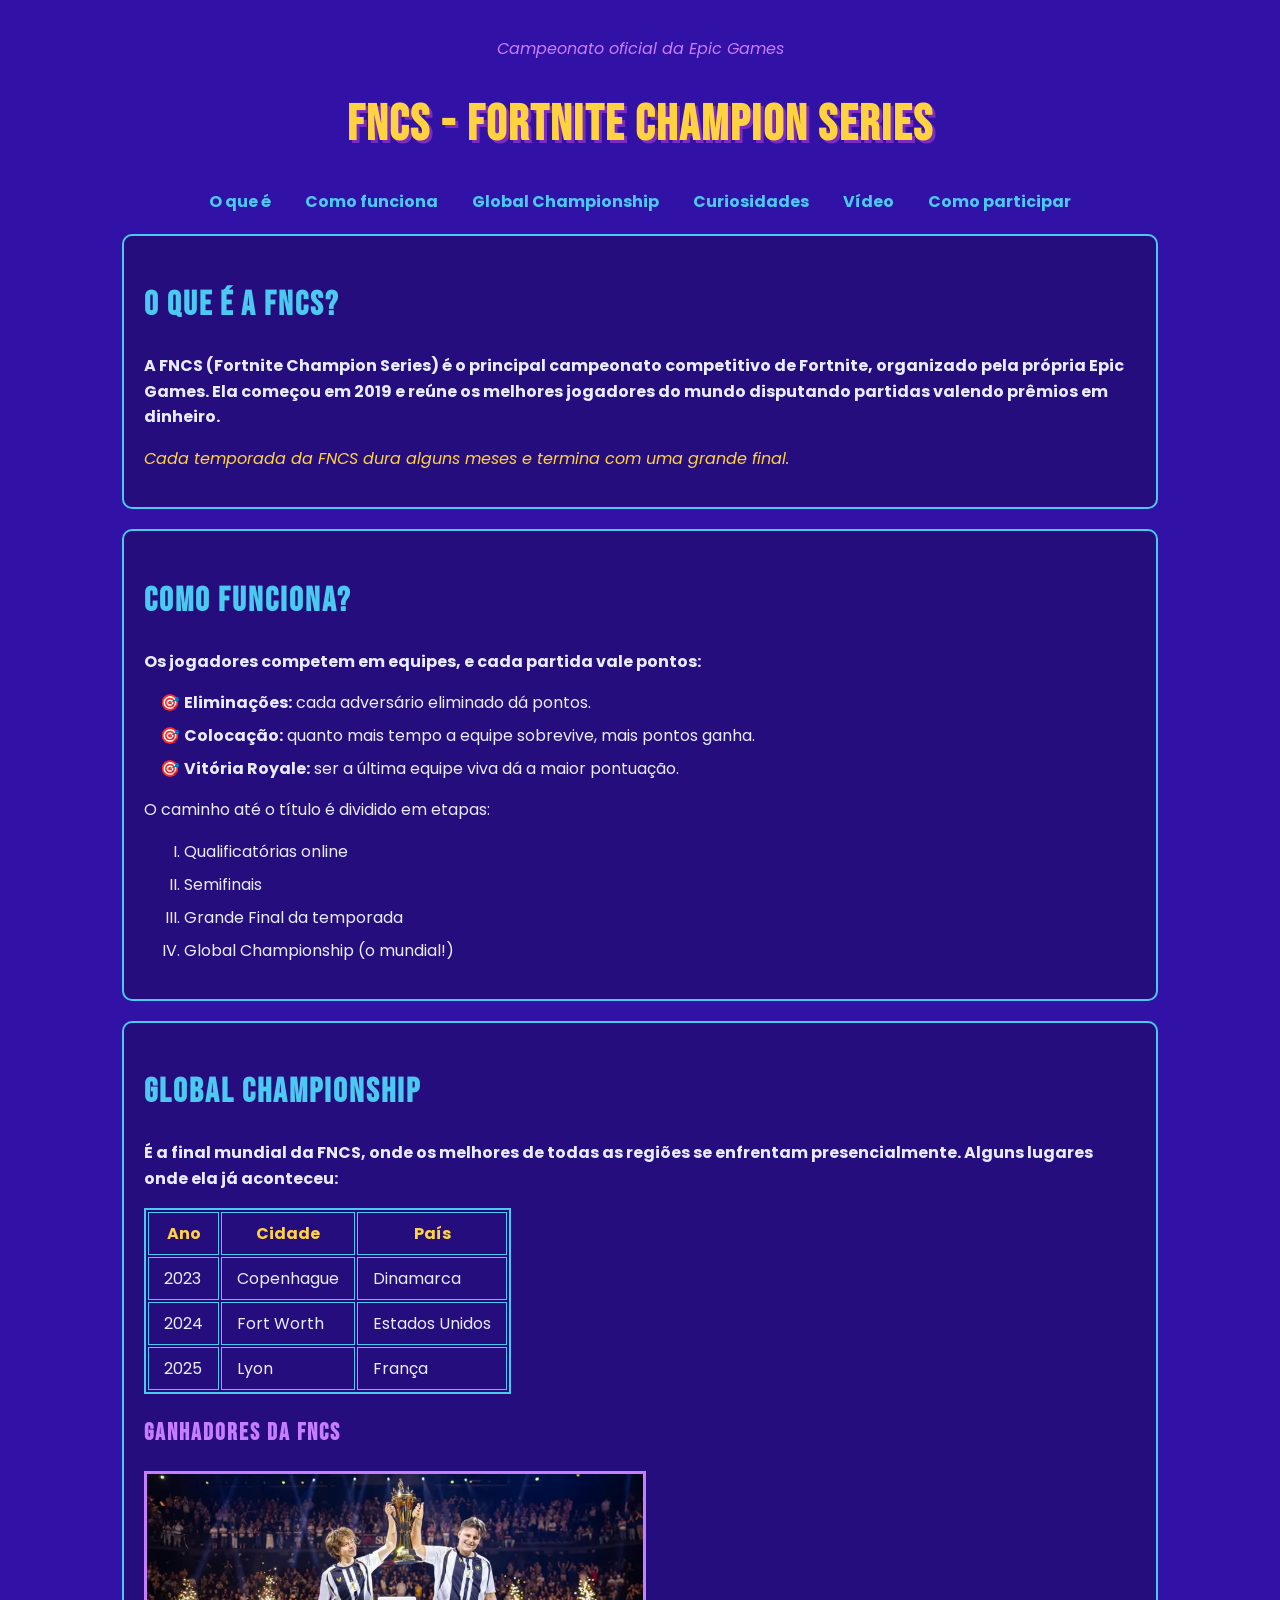
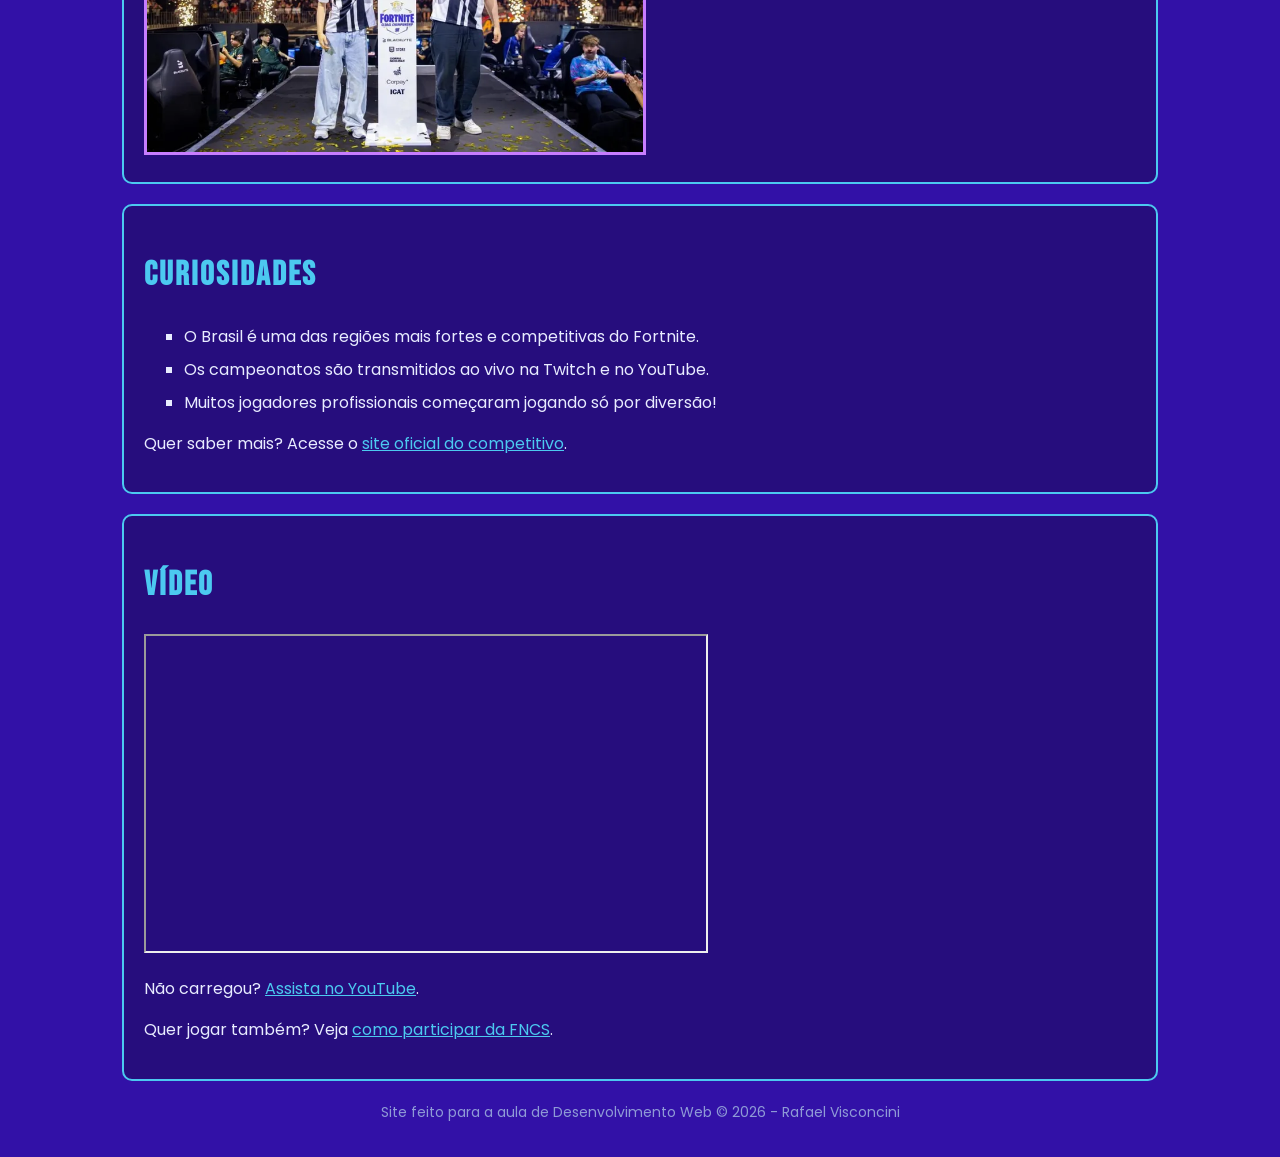
<file: Atividade-02-site-fncs/index.html>
<!DOCTYPE html>
<html lang="pt-BR">
<head>
    <meta charset="UTF-8">
    <meta name="viewport" content="width=device-width, initial-scale=1.0">
    <title>FNCS Globals 2026</title>

    <!-- fontes do google fonts - Bebas neue e Poppins-->
    <link href="https://fonts.googleapis.com/css2?family=Bebas+Neue&family=Poppins:wght@400;600&display=swap" rel="stylesheet">

    
    <link rel="stylesheet" href="style.css">
    <style>
        body {
            background-color: #3211a7;
            font-family: 'Poppins', sans-serif;
        }

    </style>
</head>
<body>


<header>
    <p class="chamada">Campeonato oficial da Epic Games</p>
    <h1>FNCS - Fortnite Champion Series</h1>
    <nav>
        <a href="#oque">O que é</a>
        <a href="#como">Como funciona</a>
        <a href="#global">Global Championship</a>
        <a href="#curiosidades">Curiosidades</a>
        <a href="#video">Vídeo</a>
        <a href="participar.html">Como participar</a>
    </nav>
</header>

<!-- conteudo principal da pagina -->
<main>

    
    <section id="oque">
        <h2>O que é a FNCS?</h2>
        <p>
            A <strong>FNCS</strong> (Fortnite Champion Series) é o principal campeonato
            competitivo de <strong>Fortnite</strong>, organizado pela própria
            <strong>Epic Games</strong>. Ela começou em <strong>2019</strong> e reúne
            os melhores jogadores do mundo disputando partidas valendo prêmios em dinheiro.
        </p>
        <p class="destaque">
            Cada temporada da FNCS dura alguns meses e termina com uma grande final.
        </p>
    </section>

    
    <section id="como">
        <h2>Como funciona?</h2>
        <p>Os jogadores competem em equipes, e cada partida vale pontos:</p>
        <ul class="lista-pontos">
            <li><strong>Eliminações:</strong> cada adversário eliminado dá pontos.</li>
            <li><strong>Colocação:</strong> quanto mais tempo a equipe sobrevive, mais pontos ganha.</li>
            <li><strong>Vitória Royale:</strong> ser a última equipe viva dá a maior pontuação.</li>
        </ul>

        <p>O caminho até o título é dividido em etapas:</p>
        <ol class="lista-etapas">
            <li>Qualificatórias online</li>
            <li>Semifinais</li>
            <li>Grande Final da temporada</li>
            <li>Global Championship (o mundial!)</li>
        </ol>
    </section>

    
    <section id="global">
        <h2>Global Championship</h2>
        <p>
            É a final mundial da FNCS, onde os melhores de todas as regiões
            se enfrentam presencialmente. Alguns lugares onde ela já aconteceu:
        </p>
        <table class="tabela-sedes">
            <tr>
                <th>Ano</th>
                <th>Cidade</th>
                <th>País</th>
            </tr>
            <tr>
                <td>2023</td>
                <td>Copenhague</td>
                <td>Dinamarca</td>
            </tr>
            <tr>
                <td>2024</td>
                <td>Fort Worth</td>
                <td>Estados Unidos</td>
            </tr>
            <tr>
                <td>2025</td>
                <td>Lyon</td>
                <td>França</td>
            </tr>
        </table>

        <h3>Ganhadores da FNCS</h3>
        <img src="ganhadores_fncs.webp" alt="Ganhadores da FNCS" class="foto">
    </section>

    
    <section id="curiosidades">
        <h2>Curiosidades</h2>
        <ul class="lista-curiosidades">
            <li>O Brasil é uma das regiões mais fortes e competitivas do Fortnite.</li>
            <li>Os campeonatos são transmitidos ao vivo na Twitch e no YouTube.</li>
            <li>Muitos jogadores profissionais começaram jogando só por diversão!</li>
        </ul>
        <p>
            Quer saber mais? Acesse o
            <a href="https://www.fortnite.com/competitive" target="_blank">site oficial do competitivo</a>.
        </p>
    </section>

    
    <section id="video">
        <h2>Vídeo</h2>
        <iframe width="560" height="315" src="https://www.youtube.com/embed/BLiQ_QY3kk4" title="Vídeo FNCS" allowfullscreen></iframe>
        <p>
            Não carregou? <a href="https://www.youtube.com/watch?v=BLiQ_QY3kk4" target="_blank">Assista no YouTube</a>.
        </p>
        <p>
            Quer jogar também? Veja <a href="participar.html">como participar da FNCS</a>.
        </p>
    </section>

</main>


<footer>
    <p>Site feito para a aula de Desenvolvimento Web &copy; 2026 - Rafael Visconcini</p>
</footer>

</body>
</html>
</file>
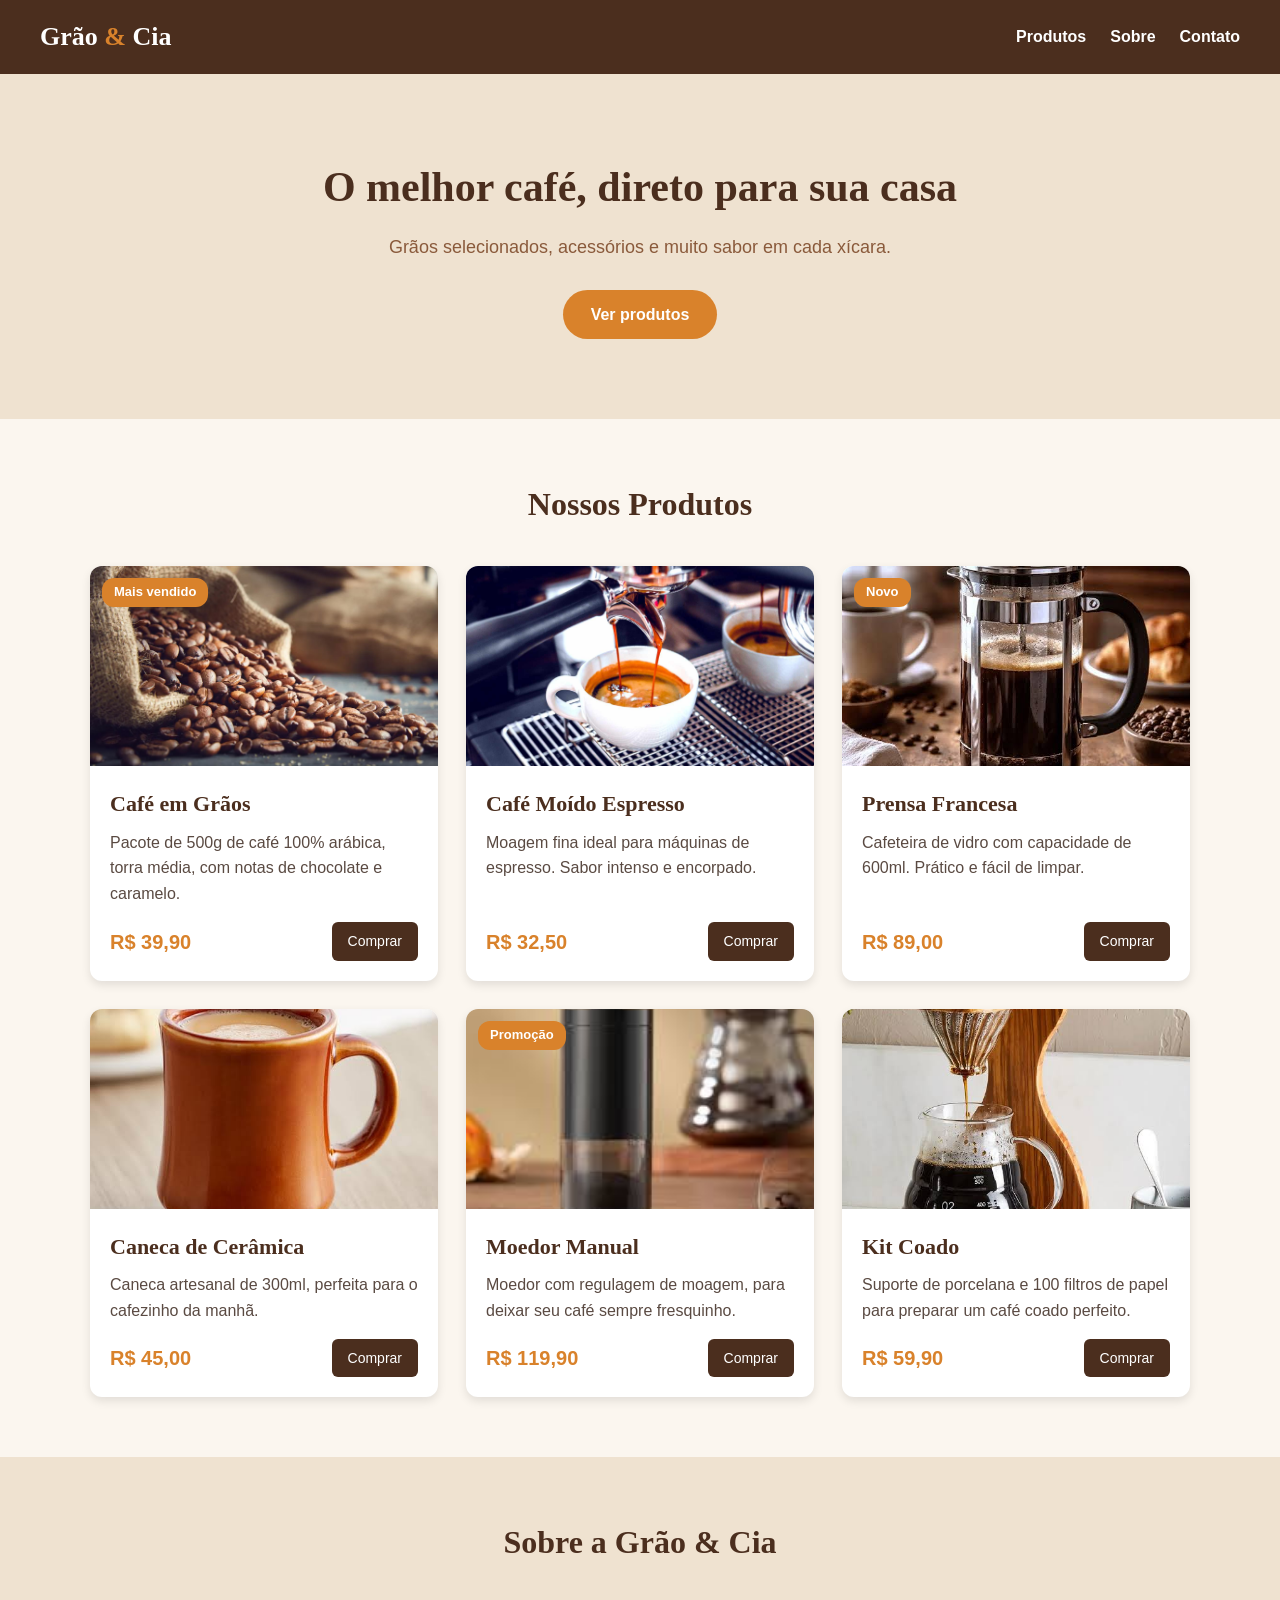
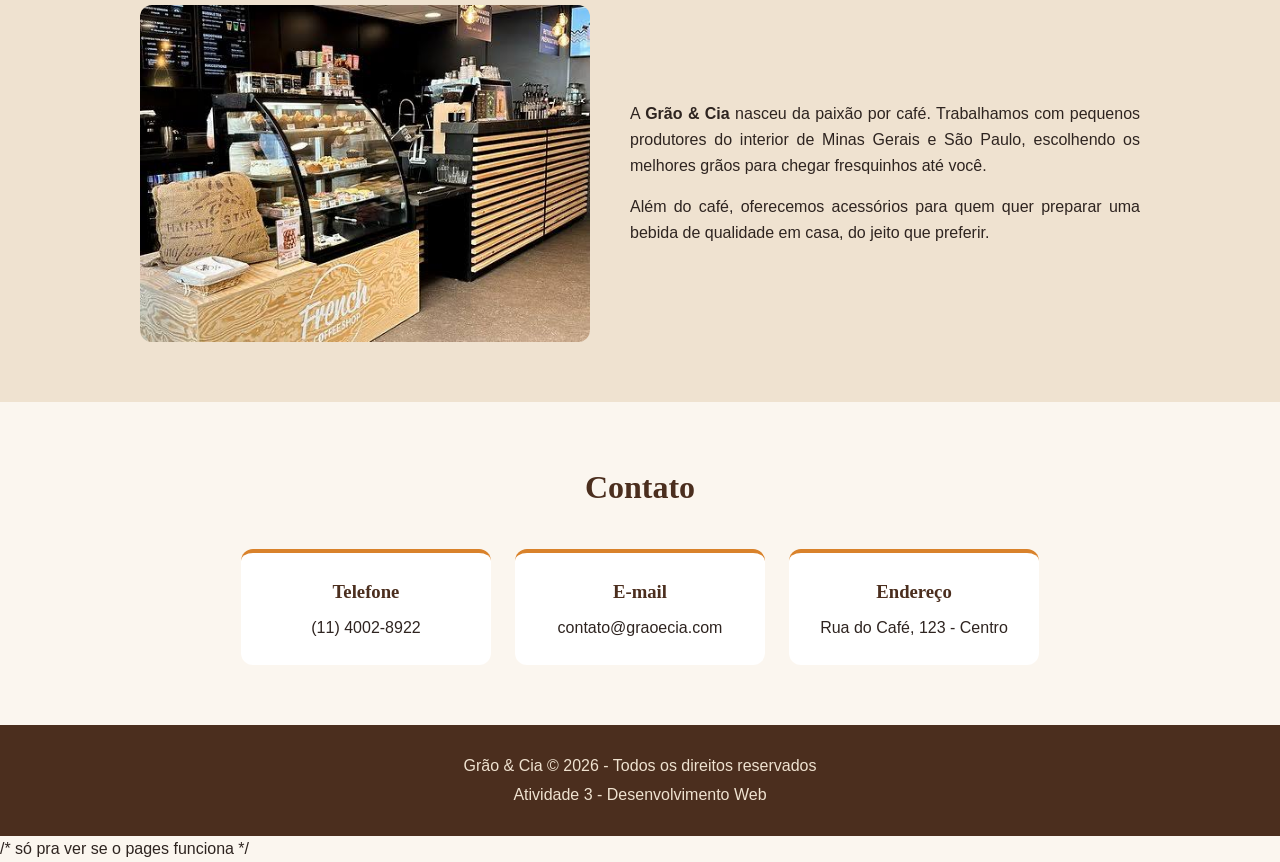
<file: Atividade-03-loja-cafe/index.html>
<!--
    Atividade 3 - Layout com HTML e CSS
    Aluno: Rafael Jeronimo Visconcini
    Matrícula: 261072005
-->
<!DOCTYPE html>
<html lang="pt-BR">
<head>
    <meta charset="UTF-8">
    <meta name="viewport" content="width=device-width, initial-scale=1.0">
    <title>Grão & Cia - Loja de Café</title>
    <style>
        /* cores usadas na pagina toda */
        :root {
            --marrom: #4b2e1e;
            --marrom-claro: #8a5a3b;
            --creme: #fbf6ef;
            --bege: #efe2d0;
            --laranja: #d9822b;
            --texto: #2e2420;
            --branco: #ffffff;
        }

        * {
            box-sizing: border-box;
        }
        
        body {
            margin: 0;
            background-color: var(--creme);
            color: var(--texto);
            font-family: Arial, Helvetica, sans-serif;
            line-height: 1.6;
        }

        h1, h2, h3 {
            margin: 0;
            font-family: Georgia, "Times New Roman", serif;
        }

        
        header {
            position: sticky;
            top: 0;
            z-index: 10;
            display: flex;
            justify-content: space-between;
            align-items: center;
            padding: 16px 40px;
            background-color: var(--marrom);
            color: var(--branco);
        }

        .logo {
            font-size: 26px;
        }

        .logo span {
            color: var(--laranja);
        }

        nav {
            display: flex;
            gap: 24px;
        }

        nav a {
            color: var(--branco);
            text-decoration: none;
            font-weight: bold;
        }

        nav a:hover {
            color: var(--laranja);
        }

        /* banner principal */
        .banner {
            text-align: center;
            padding: 80px 20px;
            background-color: var(--bege);
        }

        .banner h2 {
            font-size: 42px;
            color: var(--marrom);
            margin-bottom: 12px;
        }

        .banner p {
            font-size: 18px;
            color: var(--marrom-claro);
            margin: 0 0 28px;
        }

        .botao {
            display: inline-block;
            padding: 12px 28px;
            background-color: var(--laranja);
            color: var(--branco);
            text-decoration: none;
            font-weight: bold;
            border-radius: 25px;
            transition: background-color 0.3s;
        }

        .botao:hover {
            background-color: var(--marrom);
        }

        /* seçoes */
        section {
            padding: 60px 40px;
        }

        section h2 {
            text-align: center;
            font-size: 32px;
            color: var(--marrom);
            margin-bottom: 36px;
        }

        
        .produtos {
            display: grid;
            grid-template-columns: repeat(3, 1fr);
            gap: 28px;
            max-width: 1100px;
            margin: 0 auto;
        }

        
        .card {
            position: relative;
            display: flex;
            flex-direction: column;
            background-color: var(--branco);
            border-radius: 12px;
            overflow: hidden;
            box-shadow: 0 4px 10px rgba(0, 0, 0, 0.1);
            transition: transform 0.3s, box-shadow 0.3s;
        }

        .card:hover {
            transform: translateY(-8px);
            box-shadow: 0 10px 20px rgba(0, 0, 0, 0.2);
        }

        .card img {
            width: 100%;
            height: 200px;
            object-fit: cover;
        }

        
        .etiqueta {
            position: absolute;
            top: 12px;
            left: 12px;
            padding: 4px 12px;
            background-color: var(--laranja);
            color: var(--branco);
            font-size: 13px;
            font-weight: bold;
            border-radius: 12px;
        }

        .card-conteudo {
            display: flex;
            flex-direction: column;
            flex: 1;
            padding: 20px;
        }

        .card h3 {
            font-size: 22px;
            color: var(--marrom);
            margin-bottom: 8px;
        }

        .card p {
            margin: 0 0 16px;
            color: #5a4a42;
            flex: 1;
        }

        .card-rodape {
            display: flex;
            justify-content: space-between;
            align-items: center;
        }

        .preco {
            font-size: 20px;
            font-weight: bold;
            color: var(--laranja);
        }

        .card-rodape a {
            padding: 8px 16px;
            background-color: var(--marrom);
            color: var(--branco);
            text-decoration: none;
            border-radius: 6px;
            font-size: 14px;
        }

        .card-rodape a:hover {
            background-color: var(--laranja);
        }

        /* sobre */
        #sobre {
            background-color: var(--bege);
        }

        .sobre-conteudo {
            display: flex;
            align-items: center;
            gap: 40px;
            max-width: 1000px;
            margin: 0 auto;
        }

        .sobre-conteudo img {
            width: 45%;
            border-radius: 12px;
        }

        .sobre-conteudo p {
            text-align: justify;
        }

        
        #contato {
            text-align: center;
        }

        .contatos {
            display: flex;
            justify-content: center;
            gap: 24px;
            flex-wrap: wrap;
        }

        .contato-item {
            width: 250px;
            padding: 24px;
            background-color: var(--branco);
            border-radius: 12px;
            border-top: 4px solid var(--laranja);
        }

        .contato-item h3 {
            color: var(--marrom);
            margin-bottom: 8px;
        }

        .contato-item p {
            margin: 0;
        }

        
        footer {
            text-align: center;
            padding: 24px;
            background-color: var(--marrom);
            color: var(--bege);
        }

        footer p {
            margin: 4px 0;
        }

        
        .topo {
            position: fixed;
            bottom: 20px;
            right: 20px;
            width: 50px;
            height: 50px;
            display: flex;
            justify-content: center;
            align-items: center;
            background-color: var(--laranja);
            color: var(--branco);
            font-size: 22px;
            text-decoration: none;
            border-radius: 50%;
            box-shadow: 0 4px 8px rgba(0, 0, 0, 0.3);
        }

        
        @media (max-width: 900px) {
            .produtos {
                grid-template-columns: repeat(2, 1fr);
            }

            .sobre-conteudo {
                flex-direction: column;
            }

            .sobre-conteudo img {
                width: 100%;
            }
        }

        
        @media (max-width: 600px) {
            header {
                flex-direction: column;
                gap: 10px;
                padding: 12px 20px;
            }

            nav {
                gap: 16px;
            }

            .banner {
                padding: 50px 20px;
            }

            .banner h2 {
                font-size: 30px;
            }

            section {
                padding: 40px 20px;
            }

            .produtos {
                grid-template-columns: 1fr;
            }
        }
    </style>
</head>
<body>

<header id="inicio">
    <h1 class="logo">Grão <span>&</span> Cia</h1>
    <nav>
        <a href="#produtos">Produtos</a>
        <a href="#sobre">Sobre</a>
        <a href="#contato">Contato</a>
    </nav>
</header>


<div class="banner">
    <h2>O melhor café, direto para sua casa</h2>
    <p>Grãos selecionados, acessórios e muito sabor em cada xícara.</p>
    <a href="#produtos" class="botao">Ver produtos</a>
</div>

<main>

    <!-- produtos (cards) -->
    <section id="produtos">
        <h2>Nossos Produtos</h2>

        <div class="produtos">

            <div class="card">
                <span class="etiqueta">Mais vendido</span>
                <img src="img/cafe-graos.jpg" alt="Café em grãos">
                <div class="card-conteudo">
                    <h3>Café em Grãos</h3>
                    <p>Pacote de 500g de café 100% arábica, torra média, com notas de chocolate e caramelo.</p>
                    <div class="card-rodape">
                        <span class="preco">R$ 39,90</span>
                        <a href="#contato">Comprar</a>
                    </div>
                </div>
            </div>

            <div class="card">
                <img src="img/cafe-espresso.jpg" alt="Café espresso">
                <div class="card-conteudo">
                    <h3>Café Moído Espresso</h3>
                    <p>Moagem fina ideal para máquinas de espresso. Sabor intenso e encorpado.</p>
                    <div class="card-rodape">
                        <span class="preco">R$ 32,50</span>
                        <a href="#contato">Comprar</a>
                    </div>
                </div>
            </div>

            <div class="card">
                <span class="etiqueta">Novo</span>
                <img src="img/prensa-francesa.jpg" alt="Prensa francesa">
                <div class="card-conteudo">
                    <h3>Prensa Francesa</h3>
                    <p>Cafeteira de vidro com capacidade de 600ml. Prático e fácil de limpar.</p>
                    <div class="card-rodape">
                        <span class="preco">R$ 89,00</span>
                        <a href="#contato">Comprar</a>
                    </div>
                </div>
            </div>

            <div class="card">
                <img src="img/caneca.jpg" alt="Caneca de cerâmica">
                <div class="card-conteudo">
                    <h3>Caneca de Cerâmica</h3>
                    <p>Caneca artesanal de 300ml, perfeita para o cafezinho da manhã.</p>
                    <div class="card-rodape">
                        <span class="preco">R$ 45,00</span>
                        <a href="#contato">Comprar</a>
                    </div>
                </div>
            </div>

            <div class="card">
                <span class="etiqueta">Promoção</span>
                <img src="img/moedor.jpg" alt="Moedor de café">
                <div class="card-conteudo">
                    <h3>Moedor Manual</h3>
                    <p>Moedor com regulagem de moagem, para deixar seu café sempre fresquinho.</p>
                    <div class="card-rodape">
                        <span class="preco">R$ 119,90</span>
                        <a href="#contato">Comprar</a>
                    </div>
                </div>
            </div>

            <div class="card">
                <img src="img/kit-coado.jpg" alt="Filtro de café">
                <div class="card-conteudo">
                    <h3>Kit Coado</h3>
                    <p>Suporte de porcelana e 100 filtros de papel para preparar um café coado perfeito.</p>
                    <div class="card-rodape">
                        <span class="preco">R$ 59,90</span>
                        <a href="#contato">Comprar</a>
                    </div>
                </div>
            </div>

        </div>
    </section>

    
    <section id="sobre">
        <h2>Sobre a Grão & Cia</h2>
        <div class="sobre-conteudo">
            <img src="img/loja.jpg" alt="Interior da loja">
            <div>
                <p>
                    A <strong>Grão & Cia</strong> nasceu da paixão por café. Trabalhamos com
                    pequenos produtores do interior de Minas Gerais e São Paulo, escolhendo
                    os melhores grãos para chegar fresquinhos até você.
                </p>
                <p>
                    Além do café, oferecemos acessórios para quem quer preparar uma bebida
                    de qualidade em casa, do jeito que preferir.
                </p>
            </div>
        </div>
    </section>

    
    <section id="contato">
        <h2>Contato</h2>
        <div class="contatos">
            <div class="contato-item">
                <h3>Telefone</h3>
                <p>(11) 4002-8922</p>
            </div>
            <div class="contato-item">
                <h3>E-mail</h3>
                <p>contato@graoecia.com</p>
            </div>
            <div class="contato-item">
                <h3>Endereço</h3>
                <p>Rua do Café, 123 - Centro</p>
            </div>
        </div>
    </section>

</main>

<footer>
    <p>Grão & Cia &copy; 2026 - Todos os direitos reservados</p>
    <p>Atividade 3 - Desenvolvimento Web</p>
</footer>



</body>
</html>


/* só pra ver se o pages funciona */
</file>
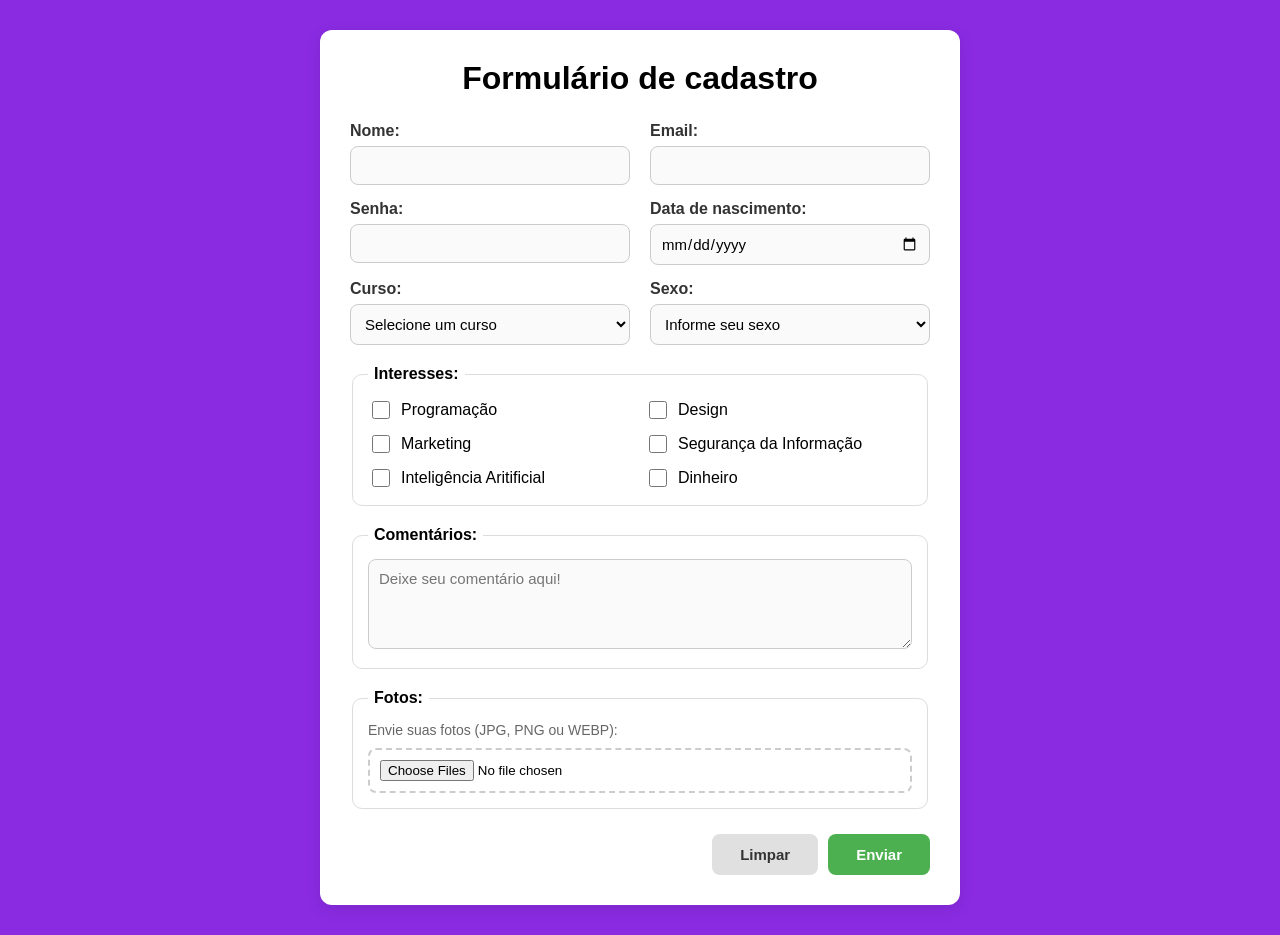
<file: Formularios/index.html>
<!DOCTYPE html>
<html lang="pt-BR">
<head>
    <meta charset="UTF-8">
    <meta name="viewport" content="width=device-width, initial-scale=1.0">
    <title>Formulário</title>
    <style>
        * {
            box-sizing: border-box;
        }

        
        body {
            font-family: Arial, sans-serif;
            background-color: #f0f2f5;
            margin: 0;
            padding: 30px 15px;
            min-height: 100vh;
            display: flex;
            justify-content: center;
            align-items: flex-start;
            background-color: blueviolet;
        }

        form {
            width: 100%;
            max-width: 640px;
            background-color: #ffffff;
            padding: 30px;
            border-radius: 12px;
            box-shadow: 0 4px 16px rgba(0, 0, 0, 0.1);
            background-color: white;
        }

        h1 {
            text-align: center;
            color:black;
            margin: 0 0 25px;
        }

        
        .grade {
            display: grid;
            grid-template-columns: 1fr 1fr;
            gap: 15px 20px;
        }

        .campo label {
            display: block;
            font-weight: bold;
            color: #333;
            margin-bottom: 6px;
        }

        input[type="text"],
        input[type="email"],
        input[type="password"],
        input[type="date"],
        select,
        textarea {
            width: 100%;
            padding: 10px;
            font-size: 15px;
            font-family: inherit;
            border: 1px solid #ccc;
            border-radius: 8px;
            background-color: #fafafa;
            transition: border-color 0.2s, box-shadow 0.2s;
        }

        textarea {
            resize: vertical;
        }

        
        input:focus,
        select:focus,
        textarea:focus {
            outline: none;
            border-color: black;
            background-color: #ffffff;
            box-shadow: 0 0 0 3px rgba(76, 175, 80, 0.25);
        }

        input[type="checkbox"]:focus,
        input[type="file"]:focus {
            box-shadow: none;
            outline: 2px solid black;
            outline-offset: 2px;
        }

        fieldset {
            margin-top: 20px;
            border: 1px solid #ddd;
            border-radius: 10px;
            padding: 15px;
        }

        legend {
            font-weight: bold;
            color: black;
            padding: 0 6px;
        }

       
        .opcoes {
            display: grid;
            grid-template-columns: 1fr 1fr;
            gap: 10px;
        }

        .opcao {
            display: flex;
            align-items: center;
            gap: 8px;
        }

        .opcao input {
            width: 18px;
            height: 18px;
            accent-color: #4CAF50;
            cursor: pointer;
        }

        .opcao label {
            cursor: pointer;
        }

        .dica {
            display: block;
            color: #666;
            font-size: 14px;
            margin-bottom: 10px;
        }

        input[type="file"] {
            width: 100%;
            padding: 10px;
            border: 2px dashed #ccc;
            border-radius: 8px;
            cursor: pointer;
        }

        input[type="file"]:hover {
            border-color: black;
        }

      
        .botoes {
            display: flex;
            justify-content: flex-end;
            gap: 10px;
            margin-top: 25px;
        }

        button {
            padding: 12px 28px;
            font-size: 15px;
            font-weight: bold;
            border: none;
            border-radius: 8px;
            cursor: pointer;
            transition: background-color 0.2s, transform 0.1s;
        }

        .btn-enviar {
            background-color: #4CAF50;
            color: white;
        }

        .btn-limpar {
            background-color: #e0e0e0;
            color: #333;
        }

        
        .btn-enviar:hover {
            background-color: #388E3C;
            transform: translateY(-2px);
        }

        .btn-limpar:hover {
            background-color: #c9c9c9;
            transform: translateY(-2px);
        }

        button:active {
            transform: translateY(0);
        }

        
        @media (max-width: 600px) {
            body {
                padding: 15px 10px;
            }

            form {
                padding: 20px;
            }

            h1 {
                font-size: 24px;
            }

            .grade,
            .opcoes {
                grid-template-columns: 1fr;
            }

            .botoes {
                flex-direction: column-reverse;
            }

            button {
                width: 100%;
            }
        }
    </style>
</head>
<body>
    <form action="processar_formulario.php" method="post" enctype="multipart/form-data">
        <h1>Formulário de cadastro</h1>

        <div class="grade">
            <div class="campo">
                <label for="nome">Nome:</label>
                <input type="text" id="nome" name="nome" required>
            </div>

            <div class="campo">
                <label for="email">Email:</label>
                <input type="email" id="email" name="email" required>
            </div>

            <div class="campo">
                <label for="senha">Senha:</label>
                <input type="password" id="senha" name="senha" required>
            </div>

            <div class="campo">
                <label for="data_nascimento">Data de nascimento:</label>
                <input type="date" id="data_nascimento" name="data_nascimento" required>
            </div>

            <div class="campo">
                <label for="curso">Curso:</label>
                <select id="curso" name="curso" required>
                    <option value="">Selecione um curso</option>
                    <option value="Informática">Informática</option>
                    <option value="Ciência da computação">Ciência da computação</option>
                    <option value="Engenharia de Software">Engenharia de Software</option>
                    <option value="Ciência de Dados">Ciência de Dados</option>
                </select>
            </div>

            <div class="campo">
                <label for="sexo">Sexo:</label>
                <select id="sexo" name="sexo" required>
                    <option value="">Informe seu sexo</option>
                    <option value="Masculino">Masculino</option>
                    <option value="Feminino">Feminino</option>
                    <option value="Outro">Outro</option>
                    <option value="Prefiro não informar">Prefiro não informar</option>
                </select>
            </div>
        </div>

        <fieldset>
            <legend>Interesses:</legend>
            <div class="opcoes">
                <div class="opcao">
                    <input type="checkbox" id="interesse1" name="interesses[]" value="Programação">
                    <label for="interesse1">Programação</label>
                </div>
                <div class="opcao">
                    <input type="checkbox" id="interesse2" name="interesses[]" value="Design">
                    <label for="interesse2">Design</label>
                </div>
                <div class="opcao">
                    <input type="checkbox" id="interesse3" name="interesses[]" value="Marketing">
                    <label for="interesse3">Marketing</label>
                </div>
                <div class="opcao">
                    <input type="checkbox" id="interesse4" name="interesses[]" value="Segurança da Informação">
                    <label for="interesse4">Segurança da Informação</label>
                </div>
                <div class="opcao">
                    <input type="checkbox" id="interesse5" name="interesses[]" value="Inteligência Aritificial">
                    <label for="interesse5">Inteligência Aritificial</label>
                </div>
                <div class="opcao">
                    <input type="checkbox" id="interesse6" name="interesses[]" value="Dinheiro">
                    <label for="interesse6">Dinheiro</label>
                </div>
            </div>
        </fieldset>

        <fieldset>
            <legend>Comentários:</legend>
            <textarea id="comentarios" name="comentarios" rows="4" placeholder="Deixe seu comentário aqui!"></textarea>
        </fieldset>

        <fieldset>
            <legend>Fotos:</legend>
            <label for="fotos" class="dica">Envie suas fotos (JPG, PNG ou WEBP):</label>
            <input type="file" id="fotos" name="fotos[]" accept="image/png, image/jpeg, image/webp" multiple>
        </fieldset>

        <div class="botoes">
            <button type="reset" class="btn-limpar">Limpar</button>
            <button type="submit" class="btn-enviar">Enviar</button>
        </div>
    </form>
</body>
</html>
</file>
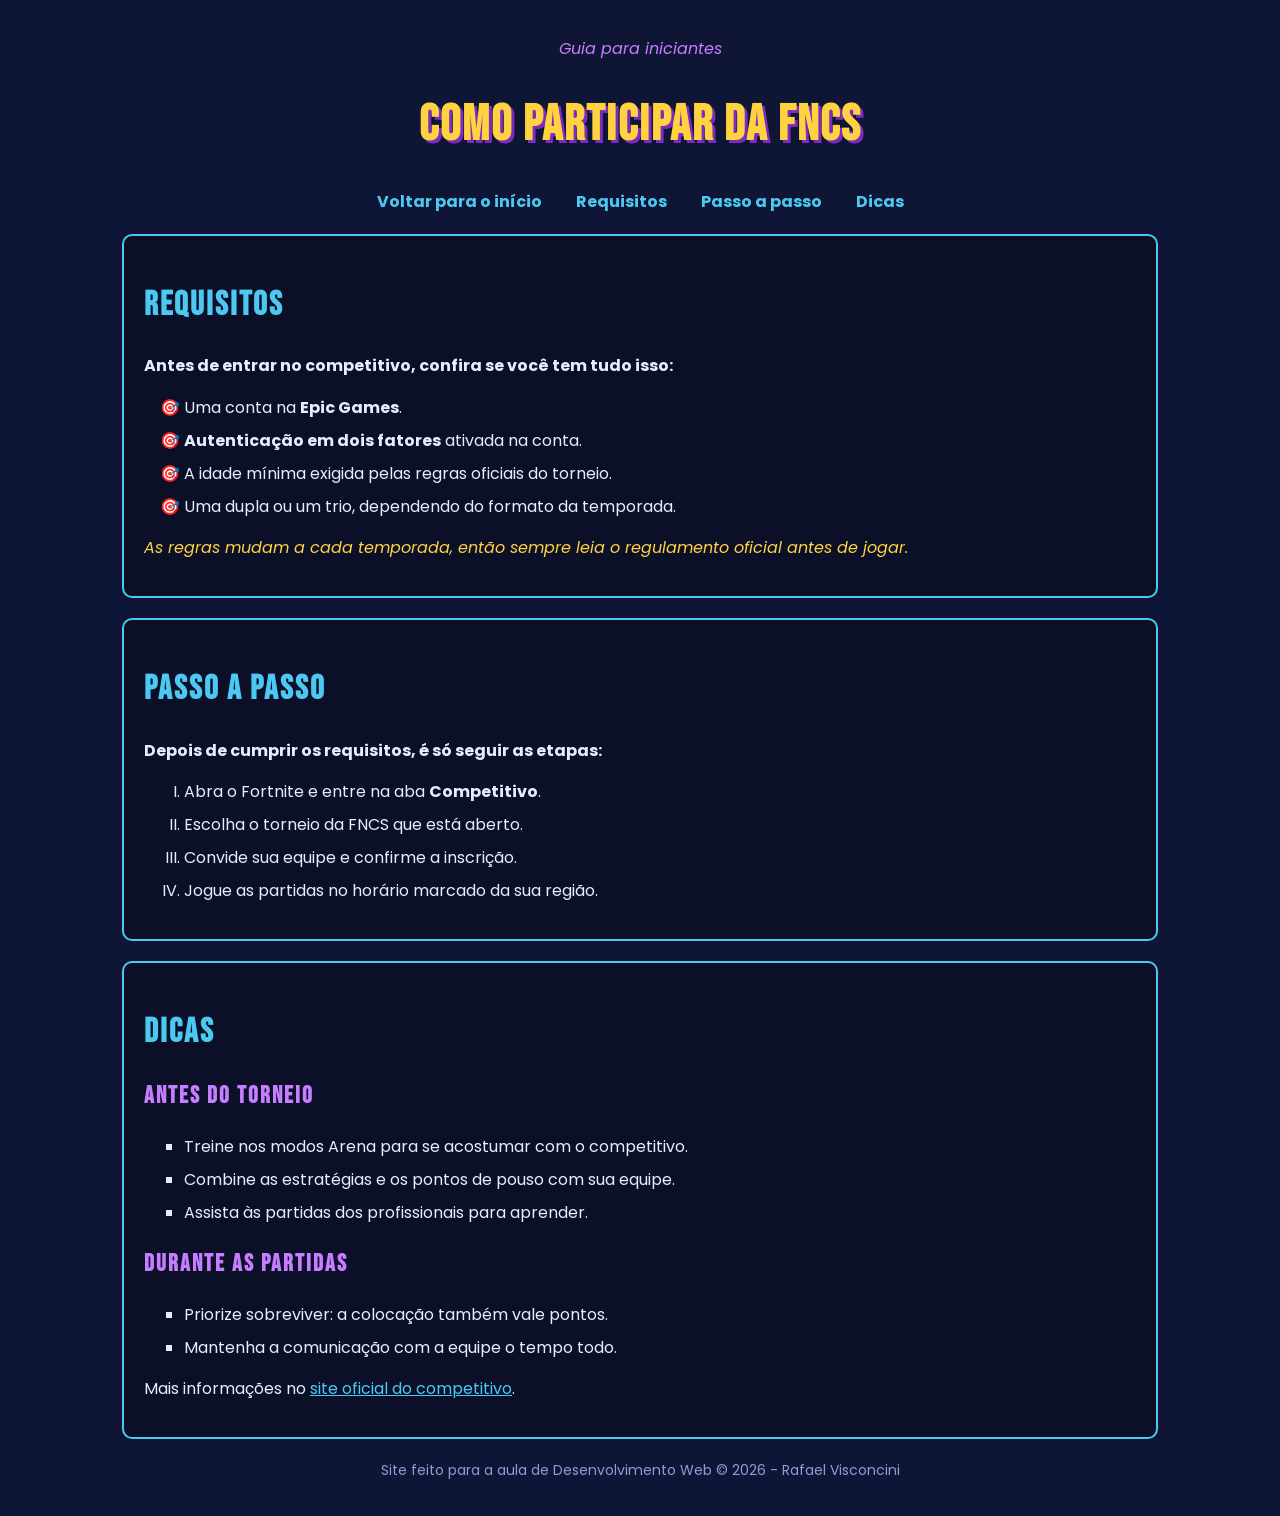
<file: Atividade-02-site-fncs/participar.html>
<!DOCTYPE html>
<html lang="pt-BR">
<head>
    <meta charset="UTF-8">
    <meta name="viewport" content="width=device-width, initial-scale=1.0">
    <title>Como participar da FNCS</title>

    <!-- mesmas fontes do google fonts da pagina principal -->
    <link href="https://fonts.googleapis.com/css2?family=Bebas+Neue&family=Poppins:wght@400;600&display=swap" rel="stylesheet">

    <!-- usa o mesmo estilo do index.html -->
    <link rel="stylesheet" href="style.css">
</head>
<body>


<header>
    <p class="chamada">Guia para iniciantes</p>
    <h1>Como participar da FNCS</h1>
    <nav>
        <a href="index.html">Voltar para o início</a>
        <a href="#requisitos">Requisitos</a>
        <a href="#passos">Passo a passo</a>
        <a href="#dicas">Dicas</a>
    </nav>
</header>

<main>

    <!-- Requisitos para se inscrever e participar -->
    <section id="requisitos">
        <h2>Requisitos</h2>
        <p>Antes de entrar no competitivo, confira se você tem tudo isso:</p>
        <ul class="lista-pontos">
            <li>Uma conta na <strong>Epic Games</strong>.</li>
            <li><strong>Autenticação em dois fatores</strong> ativada na conta.</li>
            <li>A idade mínima exigida pelas regras oficiais do torneio.</li>
            <li>Uma dupla ou um trio, dependendo do formato da temporada.</li>
        </ul>
        <p class="destaque">
            As regras mudam a cada temporada, então sempre leia o regulamento oficial antes de jogar.
        </p>
    </section>

    
    <section id="passos">
        <h2>Passo a passo</h2>
        <p>Depois de cumprir os requisitos, é só seguir as etapas:</p>
        <ol class="lista-etapas">
            <li>Abra o Fortnite e entre na aba <strong>Competitivo</strong>.</li>
            <li>Escolha o torneio da FNCS que está aberto.</li>
            <li>Convide sua equipe e confirme a inscrição.</li>
            <li>Jogue as partidas no horário marcado da sua região.</li>
        </ol>
    </section>

    
    <section id="dicas">
        <h2>Dicas</h2>
        <h3>Antes do torneio</h3>
        <ul class="lista-curiosidades">
            <li>Treine nos modos Arena para se acostumar com o competitivo.</li>
            <li>Combine as estratégias e os pontos de pouso com sua equipe.</li>
            <li>Assista às partidas dos profissionais para aprender.</li>
        </ul>

        <h3>Durante as partidas</h3>
        <ul class="lista-curiosidades">
            <li>Priorize sobreviver: a colocação também vale pontos.</li>
            <li>Mantenha a comunicação com a equipe o tempo todo.</li>
        </ul>
        <p>
            Mais informações no
            <a href="https://www.fortnite.com/competitive" target="_blank">site oficial do competitivo</a>.
        </p>
    </section>

</main>


<footer>
    <p>Site feito para a aula de Desenvolvimento Web &copy; 2026 - Rafael Visconcini</p>
</footer>

</body>
</html>
</file>
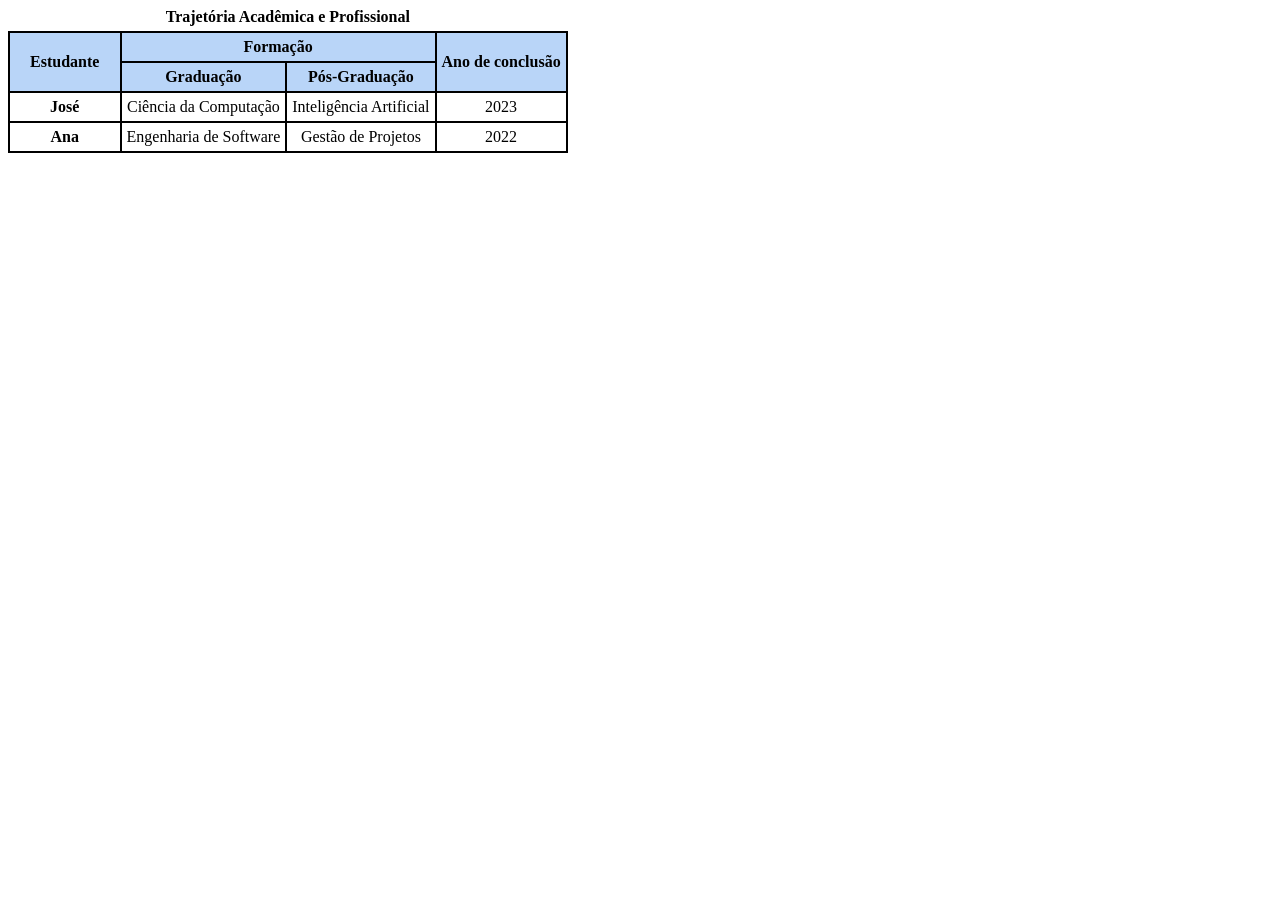
<file: Atividade-04-tabelas/tabela.html>
<!DOCTYPE html>
<html lang="en">
<head>
    <meta charset="UTF-8">
    <meta name="viewport" content="width=device-width, initial-scale=1.0">
    <title>Tabela</title>
    <style>
        table, th, td {
            border: 2px solid black;
            border-collapse: collapse;
            text-align: center;
            padding: 5px;
        }
        caption {
            font-weight: bold;
            margin-bottom: 5px;
            
        }
        .cabecalho {
            background-color: #b9d5f8;
        }
        
        
    </style>
</head>
<body>
    <table>
        <caption>Trajetória Acadêmica e Profissional</caption>
        <tr class="cabecalho">
            <th rowspan="2" width="20%">Estudante</th>
            <th colspan="2">Formação</th>
            <th rowspan="2">Ano de conclusão</th>
        </tr>
        <tr class="cabecalho">
            <th>Graduação</th>
            <th>Pós-Graduação</th>
        </tr>
        <tr class="items">
            <th>José</th>
            <td>Ciência da Computação</td>
            <td>Inteligência Artificial</td>
            <td>2023</td>
        </tr>
        <tr class="items">
            <th>Ana</th>
            <td>Engenharia de Software</td>
            <td>Gestão de Projetos</td>
            <td>2022</td>
        </tr>
    </table>
</body>
</html>
</file>
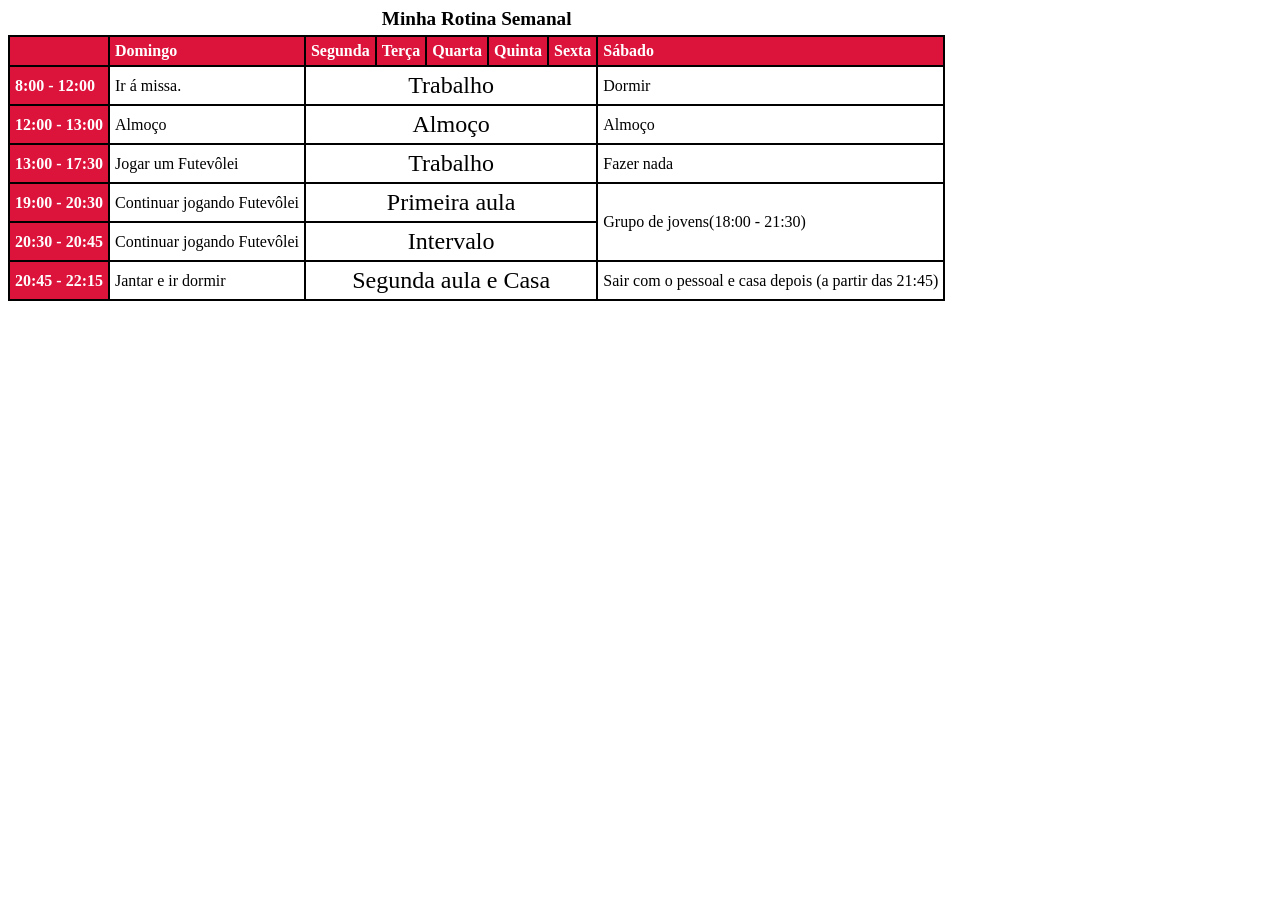
<file: Atividade-04-tabelas/tabela_horario.html>
<!DOCTYPE html>
<html lang="en">
<head>
    <meta charset="UTF-8">
    <meta name="viewport" content="width=device-width, initial-scale=1.0">
    <title>Rotina</title>
    <style>
        table, th, td {
        border: 2px solid black;
        border-collapse: collapse;
        text-align: justify;
        padding: 5px;
        
    }
    caption {
        font-weight: bold;
        margin-bottom: 5px;
        font-size: 1.2em;
    }
    .topicos {
        background-color: crimson;
        color: white;
    }
    </style>

</head>
<body>
    <table>
        <caption>Minha Rotina Semanal</caption>
        <thead>
            <tr>
                <th class="topicos"></th>
                <th class="topicos">Domingo</th>
                <th class="topicos">Segunda</th>
                <th class="topicos">Terça</th>
                <th class="topicos">Quarta</th>
                <th class="topicos">Quinta</th>
                <th class="topicos">Sexta</th>
                <th class="topicos">Sábado</th>
            </tr>
        </thead>
        <tbody>
            <tr>
                <th class="topicos">8:00 - 12:00</th>
                <td>Ir á missa.</td>
                <td colspan="5" style="text-align: center; font-size: 1.5em">Trabalho</td>
                <td>Dormir</td>
            </tr>
            <tr>
                <th class="topicos">12:00 - 13:00</th>
                <td>Almoço</td>
                <td colspan="5" style="text-align: center; font-size: 1.5em">Almoço</td>   
                <td>Almoço</td> 
            </tr>
            <tr>
                <th class="topicos">13:00 - 17:30</th>
                <td>Jogar um Futevôlei</td>
                <td colspan="5" style="text-align: center; font-size: 1.5em">Trabalho</td>
                <td>Fazer nada</td>
            </tr>
            <tr>
                <th class="topicos">19:00 - 20:30</th>
                <td>Continuar jogando Futevôlei</td>
                <td colspan="5" style="text-align: center; font-size: 1.5em">Primeira aula</td>
                <td rowspan="2">Grupo de jovens(18:00 - 21:30)</td>
            </tr>
            <tr>
                <th class="topicos">20:30 - 20:45</th>
                <td>Continuar jogando Futevôlei</td>
                <td colspan="5" style="text-align: center; font-size: 1.5em">Intervalo</td>
            </tr>
            <tr>
                <th class="topicos">20:45 - 22:15</th>
                <td>Jantar e ir dormir</td>
                <td colspan="5" style="text-align: center; font-size: 1.5em">Segunda aula e Casa</td>
                <td>Sair com o pessoal e casa depois (a partir das 21:45)</td>
            </tr>
        </tbody>
    </table>
</body>
</html>
</file>
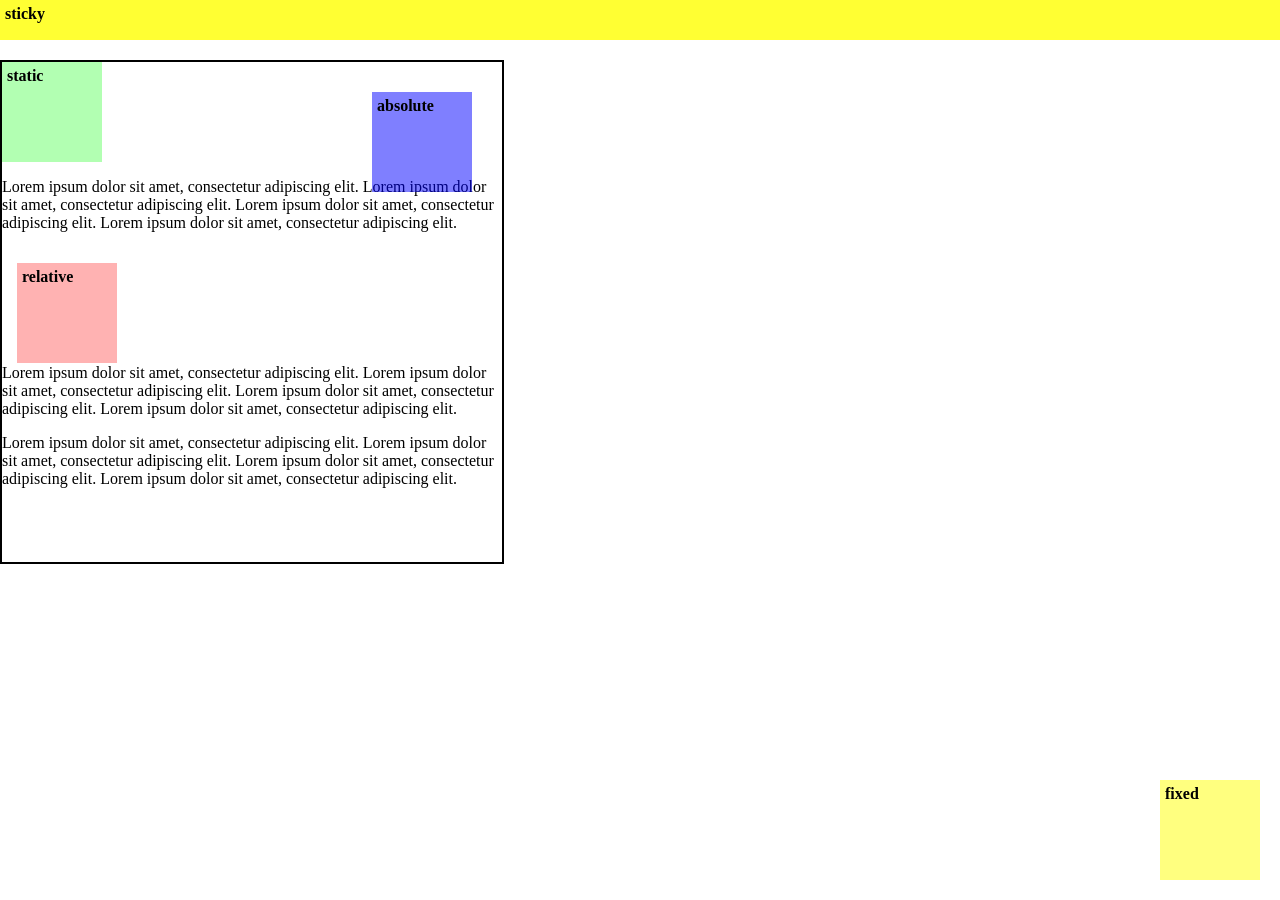
<file: exercicios-em-sala/position/position.html>
<!DOCTYPE html>
<html lang="pt-BR">
<head>
    <meta charset="UTF-8">
    <meta name="viewport" content="width=device-width, initial-scale=1.0">
    <title>Position</title>
    <style>
        body {
            height: 100vh;
            margin: 0;
        }

        .container {
            width: 500px;
            height: 500px;
            border: 2px solid;
            margin-top: 20px;
            position: relative;
        }

        .static {
            width: 100px;
            height: 100px;
            background-color: rgba(0, 255, 0, 0.3);
        }

        .relative{
            width: 100px;
            height: 100px;
            background-color: rgba(255, 0, 0, 0.3);
            position: relative;
            top: 15px;
            left: 15px;
        }

        .absolute {
            width: 100px;
            height: 100px;
            background-color: rgba(0, 0, 255, 0.5);
            position: absolute;
            top: 30px;
            right: 30px;
            z-index: 3;
        }

        .fixed {
            width: 100px;
            height: 100px;
            background-color: rgba(255, 255, 0, 0.5);
            position: fixed;
            bottom: 20px;
            right: 20px;
        }

        .sticky {
            height: 40px;
            background-color: rgba(255, 255, 0, 0.8);
            position: sticky;
            top: 0;
        }

        .static, .relative, .absolute, .fixed, .sticky {
            font-weight: bold;
            padding: 5px;
            box-sizing: border-box;
        }
    </style>
</head>
<body>

    <div class="sticky">sticky</div>

    <div class="container">
        <div class="static">static</div>
        <p>Lorem ipsum dolor sit amet, consectetur adipiscing elit. Lorem ipsum dolor sit amet, consectetur adipiscing elit.
            Lorem ipsum dolor sit amet, consectetur adipiscing elit. Lorem ipsum dolor sit amet, consectetur adipiscing elit.
        </p>
        <div class="relative">relative</div>
        <p>Lorem ipsum dolor sit amet, consectetur adipiscing elit. Lorem ipsum dolor sit amet, consectetur adipiscing elit.
            Lorem ipsum dolor sit amet, consectetur adipiscing elit. Lorem ipsum dolor sit amet, consectetur adipiscing elit.
        </p>
        <div class="absolute">absolute</div>
        <p>Lorem ipsum dolor sit amet, consectetur adipiscing elit. Lorem ipsum dolor sit amet, consectetur adipiscing elit.
            Lorem ipsum dolor sit amet, consectetur adipiscing elit. Lorem ipsum dolor sit amet, consectetur adipiscing elit.
        </p>
    </div>

    <div class="fixed">fixed</div>

</body>
</html>
</file>
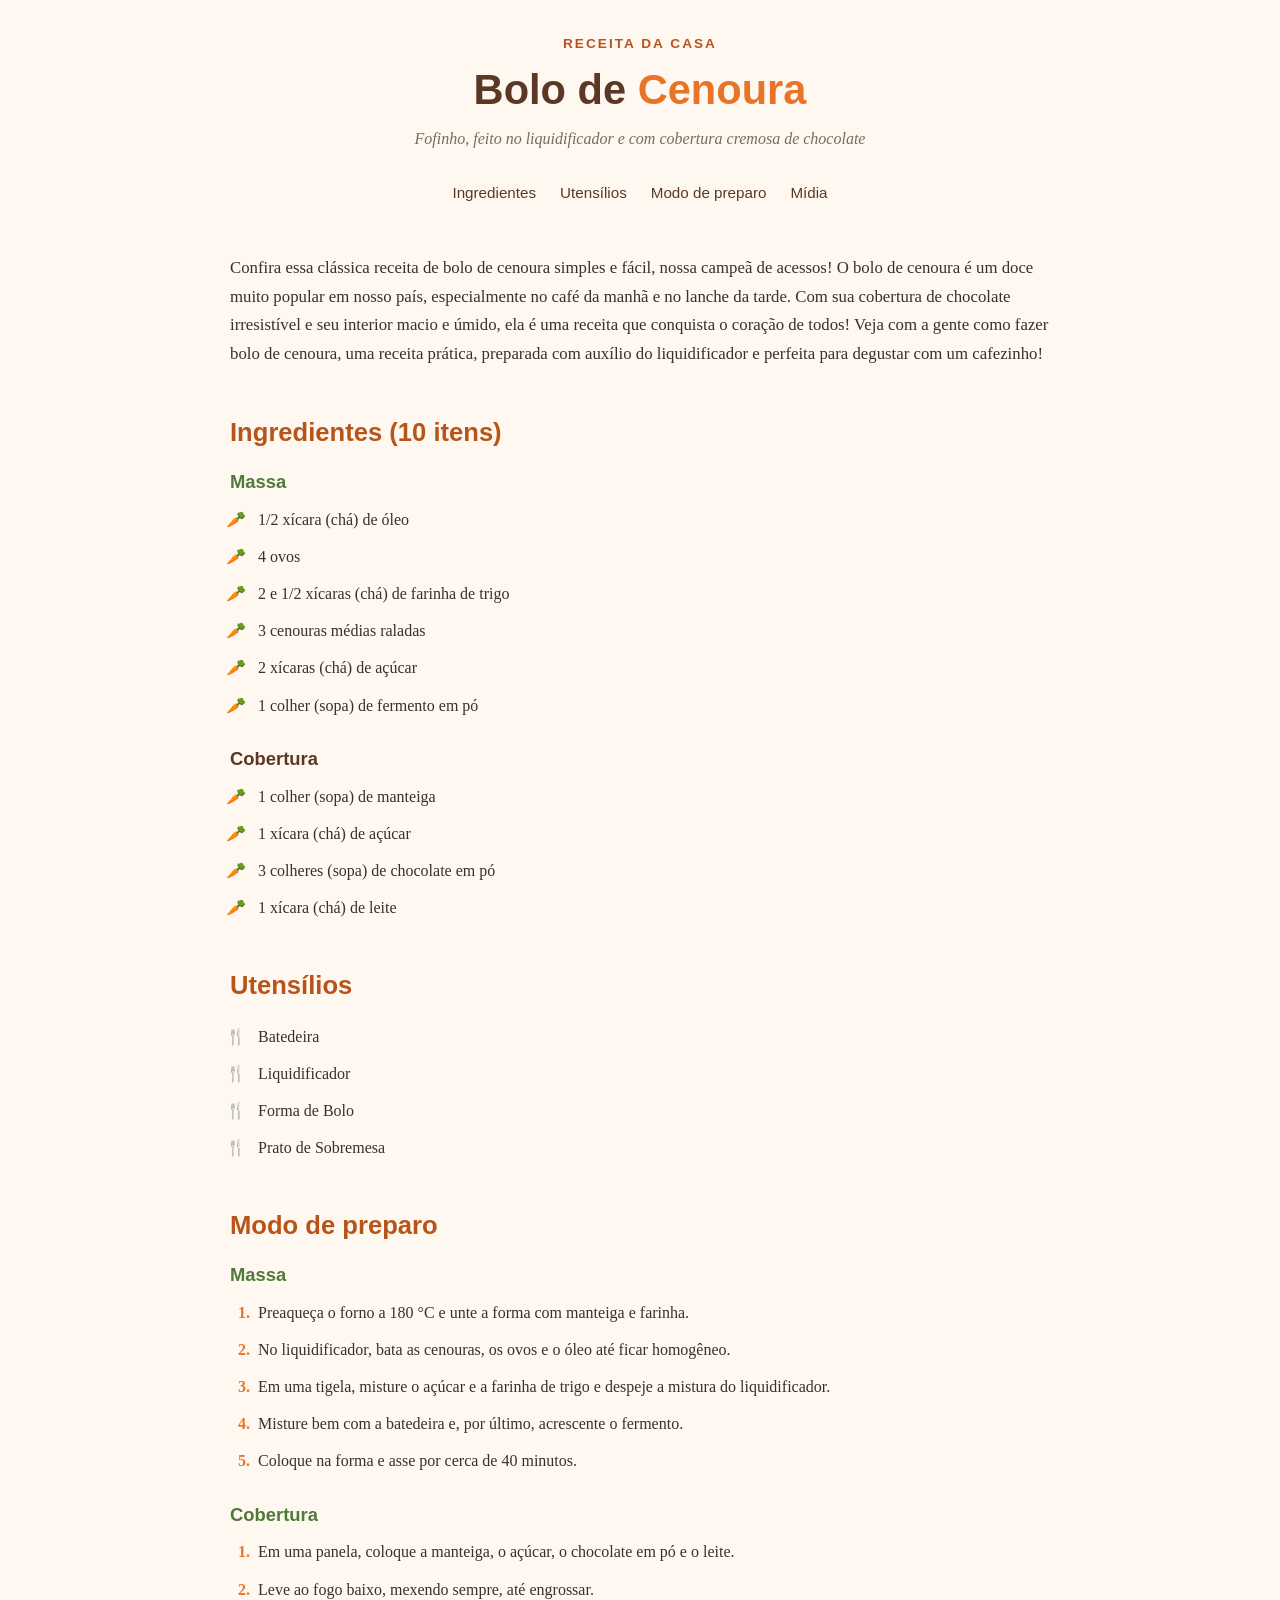
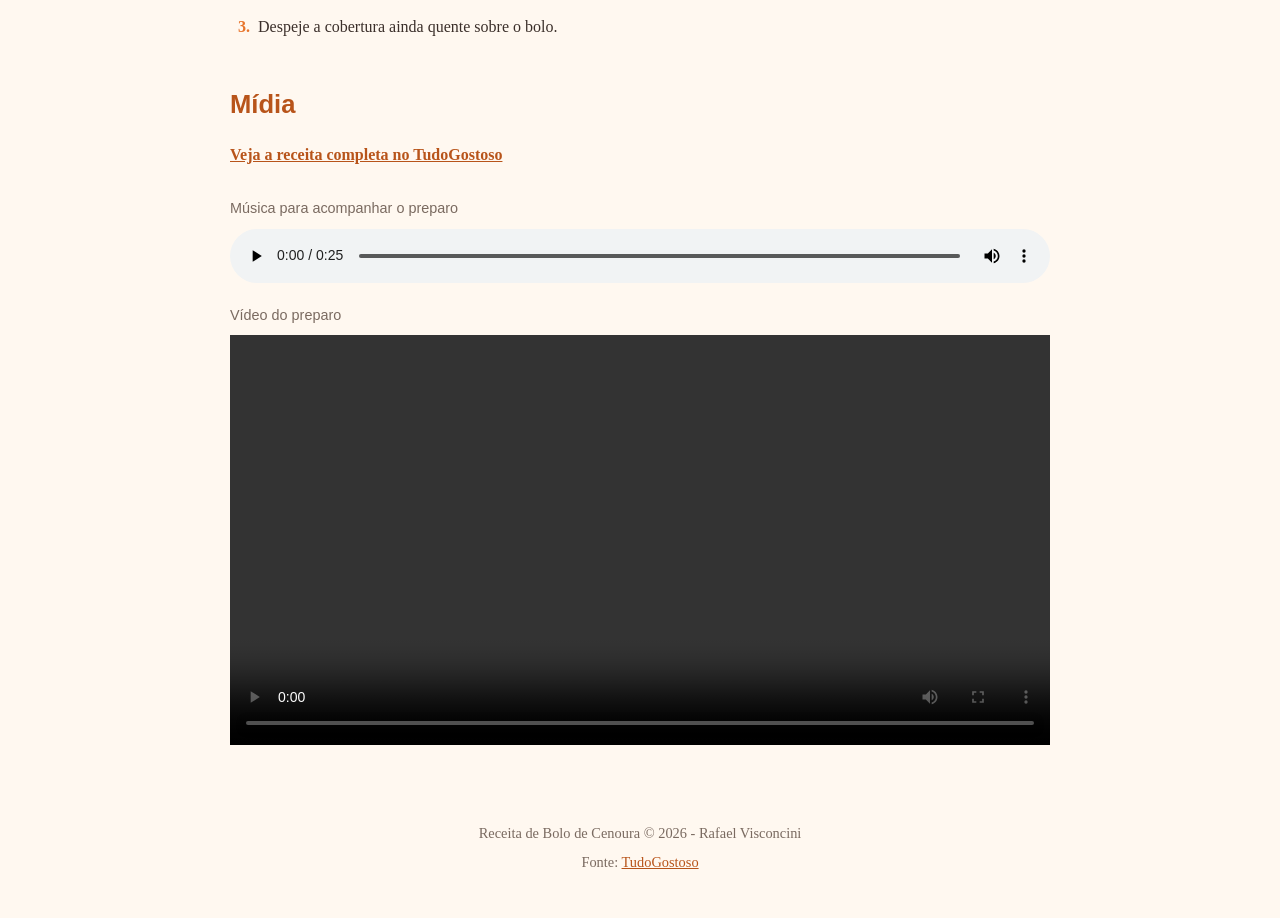
<file: exercicios-em-sala/receita/receita.html>
<!doctype html>
<html lang="pt-BR">
<head>
    <meta charset="UTF-8">
    <meta name="viewport"
          content="width=device-width, user-scalable=no, initial-scale=1.0, maximum-scale=1.0, minimum-scale=1.0">
    <meta http-equiv="X-UA-Compatible" content="ie=edge">
    <title>Bolo de Cenoura com Cobertura de Chocolate</title>
    <link rel="shortcut icon" href="ganhadores_fncs.webp">
    <style>
        :root {
            --laranja: #e8742a;
            --laranja-escuro: #b8541a;
            --chocolate: #5a3825;
            --creme: #fff8f0;
            --texto: #3b2f2a;
            --texto-suave: #7a6a60;
            --verde: #4f7a3a;
        }

        * {
            box-sizing: border-box;
        }

        body {
            margin: 0;
            padding: 32px 16px;
            background: var(--creme);
            color: var(--texto);
            font-family: Georgia, "Times New Roman", serif;
            line-height: 1.7;
        }

        h1, h2, h3 {
            border: none;
            margin: 0;
            padding: 0;
            font-family: "Segoe UI", Arial, sans-serif;
            line-height: 1.3;
        }

        header, main, #footer {
            max-width: 820px;
            margin: 0 auto;
        }

        /* Cabeçalho */
        header {
            text-align: center;
            margin-bottom: 48px;
        }

        .categoria {
            margin: 0 0 8px;
            font-family: "Segoe UI", Arial, sans-serif;
            font-size: 0.85rem;
            font-weight: 600;
            letter-spacing: 0.15em;
            text-transform: uppercase;
            color: var(--laranja-escuro);
        }

        header h1 {
            font-size: 2.6rem;
            color: var(--chocolate);
            margin-bottom: 8px;
        }

        header h1 span {
            color: var(--laranja);
        }

        .subtitulo {
            margin: 0 0 28px;
            font-style: italic;
            color: var(--texto-suave);
        }

        nav {
            display: flex;
            flex-wrap: wrap;
            justify-content: center;
            gap: 24px;
        }

        nav a {
            font-family: "Segoe UI", Arial, sans-serif;
            font-size: 0.95rem;
            color: var(--chocolate);
            text-decoration: none;
        }

        nav a:hover {
            color: var(--laranja);
            text-decoration: underline;
        }

        /* Seções */
        main > section {
            margin-bottom: 48px;
        }

        main p {
            margin: 0;
        }

        main h2 {
            font-size: 1.6rem;
            color: var(--laranja-escuro);
            margin-bottom: 20px;
        }

        main h3 {
            font-size: 1.15rem;
            color: var(--verde);
            margin: 28px 0 12px;
        }

        main h2 + h3,
        main h2 + section h3 {
            margin-top: 0;
        }

        #cobertura {
            color: inherit;
        }

        #cobertura h3 {
            color: var(--chocolate);
        }

        .intro {
            font-size: 1.05rem;
        }

        /* Listas */
        ul, ol {
            margin: 0;
            padding-left: 24px;
        }

        ul {
            list-style-type: "🥕  ";
        }

        #utensilios ul {
            list-style-type: "🍴  ";
        }

        li {
            margin-bottom: 10px;
            padding-left: 4px;
        }

        li:last-child {
            margin-bottom: 0;
        }

        ol li::marker {
            font-weight: bold;
            color: var(--laranja);
        }

        /* Mídia */
        #midia a {
            display: inline-block;
            margin-bottom: 8px;
            color: var(--laranja-escuro);
            font-weight: bold;
        }

        #midia a:hover {
            color: var(--laranja);
        }

        .midia-item {
            margin-top: 20px;
        }

        .midia-item p {
            margin-bottom: 8px;
            font-family: "Segoe UI", Arial, sans-serif;
            font-size: 0.9rem;
            color: var(--texto-suave);
        }

        audio, video {
            display: block;
            width: 100%;
        }

        /* Rodapé */
        #footer {
            color: var(--texto-suave);
        }

        footer {
            text-align: center;
            padding: 24px 0 8px;
            font-size: 0.9rem;
        }

        footer p {
            margin: 4px 0;
        }

        footer a {
            color: var(--laranja-escuro);
        }
    </style>
</head>
<body>
<header>
    <p class="categoria">Receita da casa</p>
    <h1>Bolo de <span>Cenoura</span></h1>
    <p class="subtitulo">Fofinho, feito no liquidificador e com cobertura cremosa de chocolate</p>
    <nav>
        <a href="#ingredientes">Ingredientes</a>
        <a href="#utensilios">Utensílios</a>
        <a href="#mododepreparo">Modo de preparo</a>
        <a href="#midia">Mídia</a>
    </nav>
</header>

<main>
<section class="intro">
  <p>Confira essa clássica receita de bolo de cenoura simples e fácil, nossa campeã de acessos! O bolo de cenoura é um doce muito popular em nosso país, especialmente no café da manhã e no lanche da tarde. Com sua cobertura de chocolate irresistível e seu interior macio e úmido, ela é uma receita que conquista o coração de todos! Veja com a gente como fazer bolo de cenoura, uma receita prática, preparada com auxílio do liquidificador e perfeita para degustar com um cafezinho!</p>
</section>

<section id="ingredientes">
<h2>Ingredientes (10 itens)</h2>

<section>
<h3>Massa</h3>
<ul>
    <li>1/2 xícara (chá) de óleo</li>
    <li>4 ovos</li>
    <li>2 e 1/2 xícaras (chá) de farinha de trigo</li>
    <li>3 cenouras médias raladas</li>
    <li>2 xícaras (chá) de açúcar</li>
    <li>1 colher (sopa) de fermento em pó</li>
</ul>
</section>

<section>
    <div id="cobertura">
<h3>Cobertura</h3>
<ul>
    <li>1 colher (sopa) de manteiga</li>
    <li>1 xícara (chá) de açúcar</li>
    <li>3 colheres (sopa) de chocolate em pó</li>
    <li>1 xícara (chá) de leite</li>
</ul>
    </div>
</section>
</section>

<section id="utensilios">
<h2>Utensílios</h2>
<ul>
    <li>Batedeira</li>
    <li>Liquidificador</li>
    <li>Forma de Bolo</li>
    <li>Prato de Sobremesa</li>
</ul>
</section>

<section id="mododepreparo" class="mododepreparo">
<h2>Modo de preparo</h2>

<h3>Massa</h3>
<ol>
    <li>Preaqueça o forno a 180 °C e unte a forma com manteiga e farinha.</li>
    <li>No liquidificador, bata as cenouras, os ovos e o óleo até ficar homogêneo.</li>
    <li>Em uma tigela, misture o açúcar e a farinha de trigo e despeje a mistura do liquidificador.</li>
    <li>Misture bem com a batedeira e, por último, acrescente o fermento.</li>
    <li>Coloque na forma e asse por cerca de 40 minutos.</li>
</ol>

<h3>Cobertura</h3>
<ol>
    <li>Em uma panela, coloque a manteiga, o açúcar, o chocolate em pó e o leite.</li>
    <li>Leve ao fogo baixo, mexendo sempre, até engrossar.</li>
    <li>Despeje a cobertura ainda quente sobre o bolo.</li>
</ol>
</section>

<section id="midia">
<h2>Mídia</h2>
<a href="https://www.tudogostoso.com.br/receita/23-bolo-de-cenoura.html" target="_blank">Veja a receita completa no TudoGostoso</a>

<div class="midia-item">
    <p>Música para acompanhar o preparo</p>
    <audio controls>
        <source src="ice_and_mud.mp3" type="audio/mpeg">
    </audio>
</div>

<div class="midia-item">
    <p>Vídeo do preparo</p>
    <video controls>
        <source src="bolo_video.mp4" type="video/mp4">
    </video>
</div>
</section>
</main>

<div id="footer">
<footer>
    <p>Receita de Bolo de Cenoura &copy; 2026 - Rafael Visconcini</p>
    <p>Fonte: <a href="https://www.tudogostoso.com.br" target="_blank">TudoGostoso</a></p>
</footer>
</div>

</body>
</html>
</file>
<file: Atividade-02-site-fncs/style.css>
/* cor de fundo, texto e fonte da pagina inteira */
body {
    background-color: #0f1535;
    color: #e8ecff;
    font-family: "Poppins", Arial, sans-serif;
    font-size: 16px;
    margin: 0;
    padding: 20px;
}


h1, h2, h3 {
    font-family: "Bebas Neue", Arial, sans-serif;
    letter-spacing: 2px;
}

/* titulo principal */
h1 {
    font-size: 50px;
    color: #ffd23f;
    text-align: center;
    text-transform: uppercase;
    text-shadow: 3px 3px 0 #7b2cbf;
}

h2 {
    font-size: 34px;
    color: #4cc9f0;
}

h3 {
    font-size: 24px;
    color: #c77dff;
}

p {
    line-height: 1.6;
}

/* efeito hover e os links */
a {
    color: #4cc9f0;
}

a:hover {
    color: #ffd23f;
}




nav {
    text-align: center;
}

/* descendencia */
nav a {
    margin: 5px;
    padding: 5px 10px;
    text-decoration: none;
    font-weight: bold;
}



#oque, #como, #global, #curiosidades, #video,
#requisitos, #passos, #dicas {
    margin: 20px auto;
    padding: 20px;
    width: 80%;
    border-width: 2px;
    border-style: solid;
    border-color: #4cc9f0;
    border-radius: 10px;
    background-color: rgba(0, 0, 0, 0.25);  
}




.chamada {
    text-align: center;
    font-style: italic;
    color: #c77dff;
}

.destaque {
    font-style: italic;
    color: #ffd23f;
}

.foto {
    width: 50%;
    border: 3px solid #c77dff;
}



h2 + p {
    font-weight: bold;
}


ul > li, ol > li {
    margin-bottom: 8px;
}



.lista-pontos {
    list-style-type: "🎯 ";
}


.lista-etapas {
    list-style-type: upper-roman;
}


.lista-curiosidades {
    list-style-type: square;
}




table {
    border: 2px solid #4cc9f0;
}

th, td {
    padding: 8px 15px;
    border: 1px solid #4cc9f0;
}

th {
    color: #ffd23f;
}




footer {
    text-align: center;
    font-size: 14px;
    color: #8f9bd6;
}
</file>
